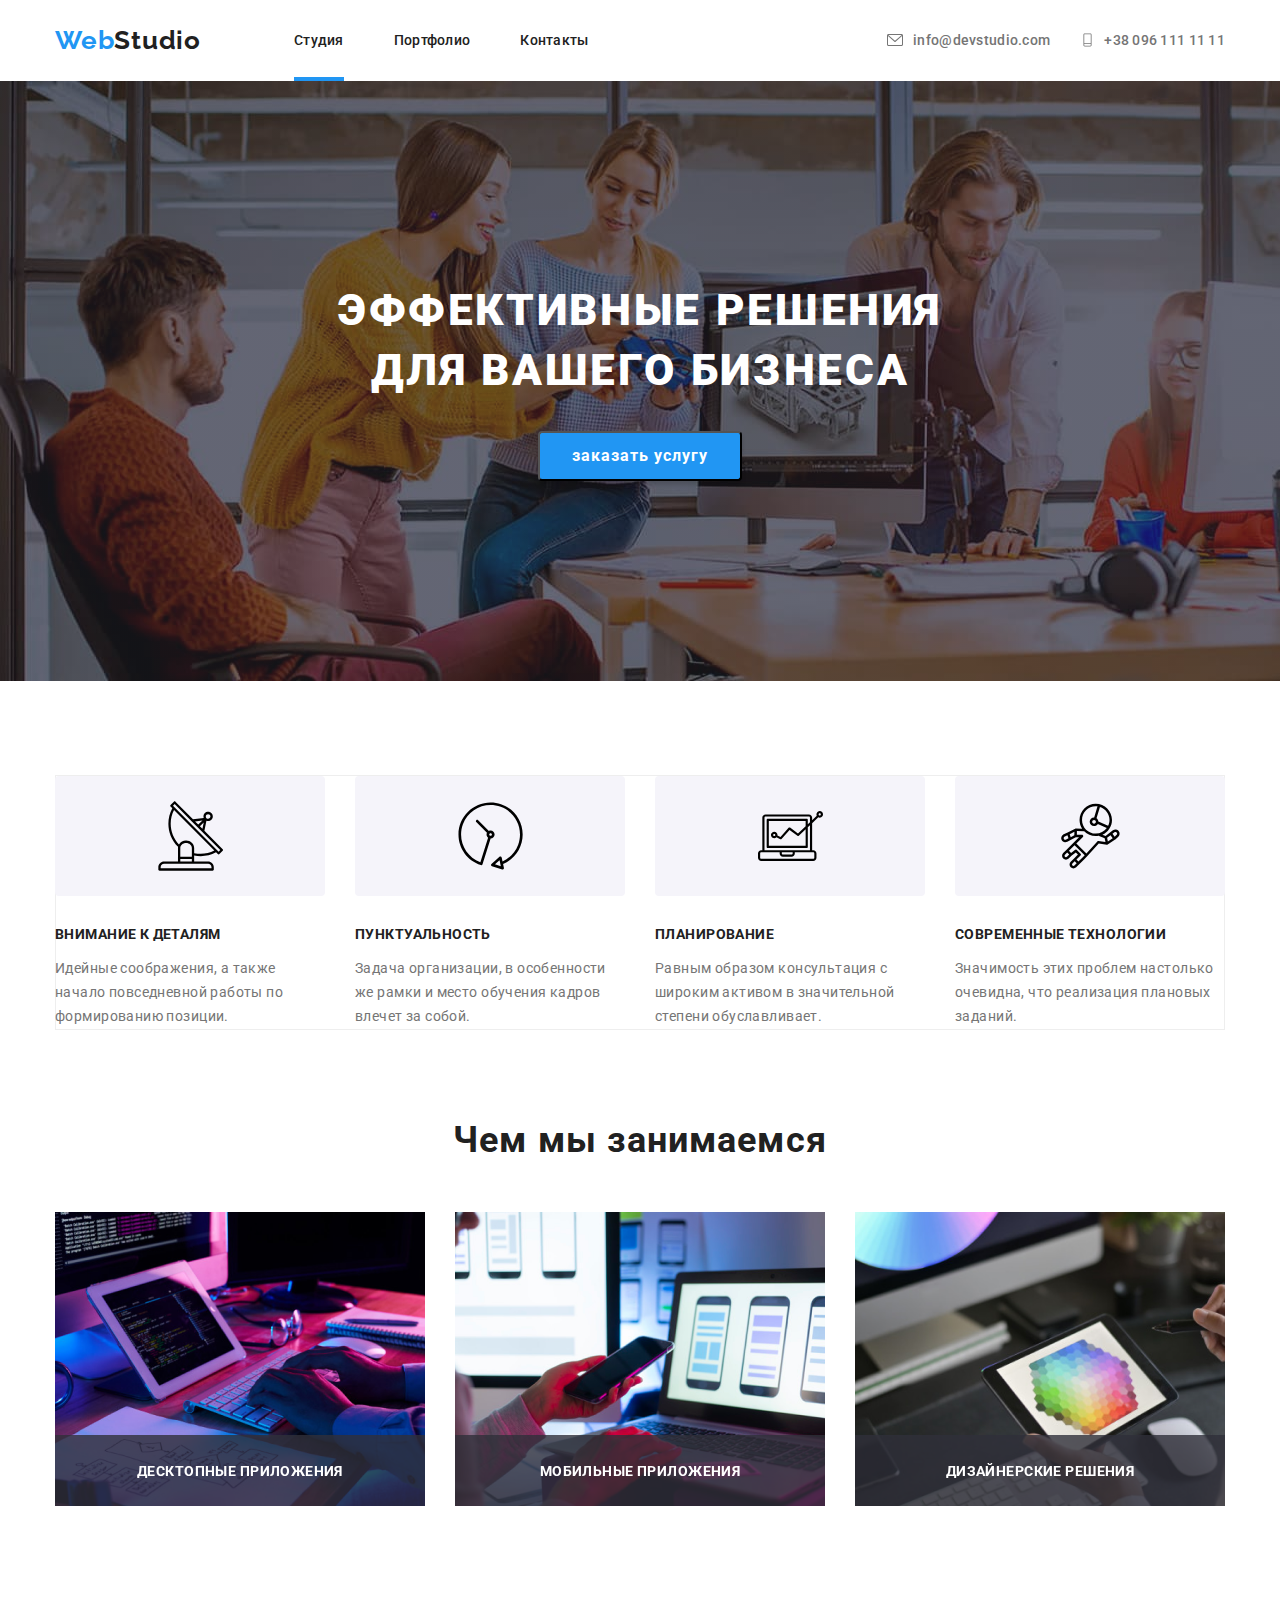
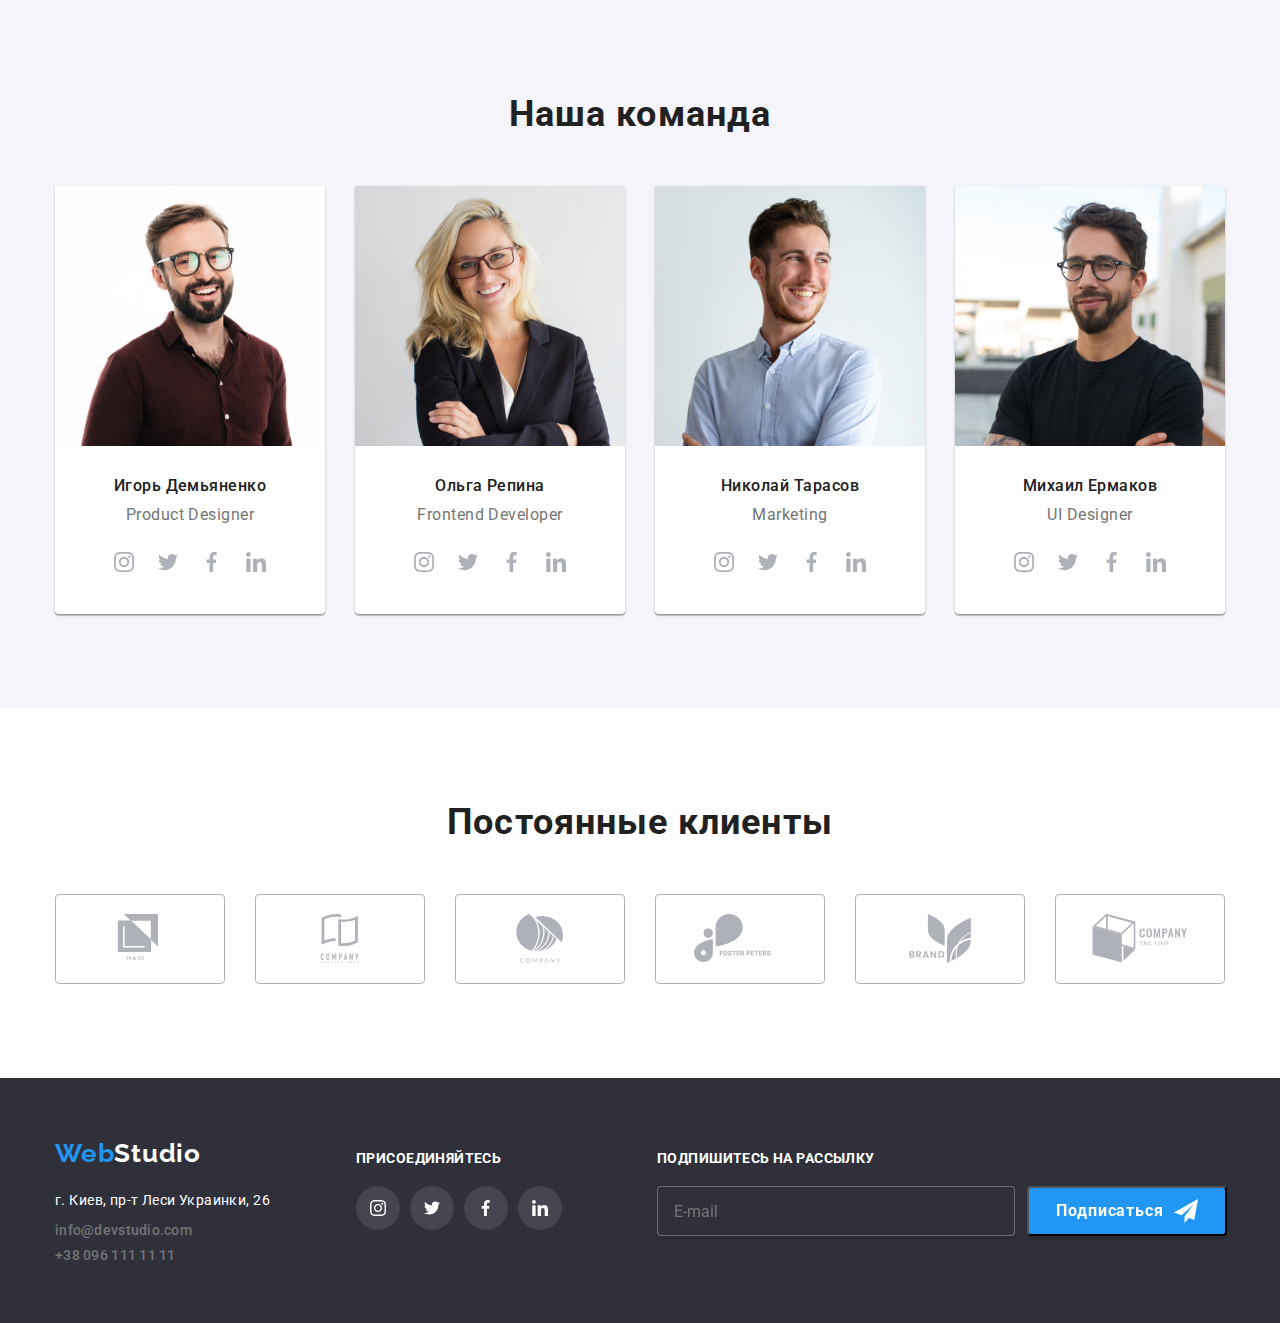
<file: index.html>
<!DOCTYPE html>
<html lang="ru">
<head>
    <meta charset="UTF-8">
    <meta name="viewport" content="width=device-width, initial-scale=1.0">
    <title>Document</title>
    <link rel="stylesheet" href="https://cdnjs.cloudflare.com/ajax/libs/modern-normalize/1.0.0/modern-normalize.min.css">
    <link rel="preconnect" href="https://fonts.gstatic.com">
<link rel="preconnect" href="https://fonts.gstatic.com">
<link href="https://fonts.googleapis.com/css2?family=Raleway:wght@700&family=Roboto:wght@400;500;700;900&display=swap"
  rel="stylesheet">
<link rel="stylesheet" href="./css/styles.css">
 
  </head>
<body>
  <header class="header">
    <div class="container">
    <nav class="nav"> 
      <a class="logo" href="/index.html" aria-label="логотип сайта"> <span class="logoweb"> Web</span><span class="logo-studio">Studio</span> 
    
    </a>

<ul class="navigation"> 
  <li class="navigation-item"> <a class="navigation-item-link"  href="/index.html" >Студия</a>
  <before class="header-line"></before>
  </li>

  <li class="navigation-item"> <a class="navigation-item-link"   href="/portfolio.html">Портфолио</a></li>

 <li class="navigation-item"> <a class="navigation-item-link"  href="#">Контакты</a></li>



</ul>
</nav>

<address class="adress">


<a class="address-link" href  ="info@devstudio.com"><svg class="adresssvg">
  <use href="/img/symbol-defs.svg#icon-envelopeconvert-hover"></use>
</svg>info@devstudio.com</a>
  </address>
<div class="telsvgitem">
 
  <a class="header-tell" href="tel:+38 096 111 11 11"><svg class="telsvg">
    <use href="/img/symbol-defs.svg#icon-tel"></use>
  </svg>+38 096 111 11 11</a>
  
</div>
  </div>
 </header>  
  <main>
<!--hero -->
<section class="hero-section">
  
  <div class="main-info">
  <h1 class="main-haiding">Эффективные решения для вашего бизнеса</h1>
  <button class="button" data-modal-open>заказать услугу</button>
  <div class="backdrop is-hidden"data-modal>
    <div class="modal">
      
     <form class="form-modal" autocomplete="off">
      <button class="cloze" data-modal-close><svg class="svgcloze">
          <use href="/img/symbol-defs.svg#icon-Vectorcloze"></use>
        </svg>
      </button>
       <p class="form-coment">Оставьте свои данные, мы вам перезвоним</p>
       <div class="form-field">
         <input type="text"
         class="form-input"
         name="name"
         id="name">
         
           
           <svg class="form-icon">
             <use href="/img/symbol-defs.svg#icon-person-black-18dp-1"></use>
           </svg>
           <label for="name" class="form-label">Имя</label>
         
       </div>
      <div class="form-field">
        <input type="tel" class="form-input" name="tel" id="tel">
        
          <svg class="form-icon">
            <use href="/img/symbol-defs.svg#icon-phone-black-18dp-1"></use>
          </svg>
        <label for="tel" class="form-label">Телефон</label>
      </div>
      <div class="form-field">
        <input type="email" class="form-input" name="email" id="email">
        
          <svg class="form-icon">
            <use href="/img/symbol-defs.svg#icon-email-black-18dp-1"></use>
          </svg>
        <label for="email" class="form-label">Почта</label>
      </div>
      <div class="form-field">
       <textarea name="coment" id="coment"  rows="10" class="text-area-form" placeholder="Введите текст"></textarea>
        <label for="coment" class="form-label">Коментарий</label>
      </div>
      <div class="checkbox-item">
      <input type="checkbox" name="policy" id="policy" class="input-checkbox">
      <label for="policy" class="form-label-check" > Соглашаюсь с рассылкой и принимаю <svg class="checkbox-svg">
        <use href="/img/symbol-defs.svg#icon-icon-check"></use>
      </svg> <a class="aform" href="#">Условия договора</a></label>
      </div>
<button class="form-button">Отправить</button>
     </form>

    </div>

  </div>
  </div>
  
</section>
<section class="section-requirements">
  <div class="container">
<ul class="list-of-requirements">
  
    <li class="list-of-requirements-item">
      <section class="listsvg">
        <svg class="list-item-svg">
          <use href="/img/symbol-defs.svg#icon-Vectorantena"></use>
        </svg>

      </section>
    
      <h3 class="base-tegs" >Внимание к деталям</h3>
  <p class="text-idea"> Идейные соображения, а также начало повседневной работы по формированию позиции.</p>
  </li>
 
  <li class="list-of-requirements-item">
    <section class="listsvg">
    <svg class="list-item-svg">
      <use href="/img/symbol-defs.svg#icon-Vectorchasiki"></use>
    </svg>
     
    </section>
    <h3 class="base-tegs">Пунктуальность</h3>
  <p class="text-idea"> Задача организации, в особенности же рамки и место обучения кадров влечет за собой.</p>
  </li>

  <li class="list-of-requirements-item">
    <section class="listsvg">
    <svg class="list-item-svg">
      <use href="/img/symbol-defs.svg#icon-Vectorcomp"></use>
    </svg>
    </section>
    <h3 class="base-tegs">Планирование</h3>
 <p class="text-idea"> Равным образом консультация с широким активом в значительной степени обуславливает.</p>
  </li>

  <li class="list-of-requirements-item">
    <section class="listsvg">
      <svg class="list-item-svg">
        <use href="/img/symbol-defs.svg#icon-Vectorcosmo"></use>
      </svg>
      </section>
    <h3 class="base-tegs">Современные технологии</h3>
<p class="text-idea"> Значимость этих проблем настолько очевидна, что реализация плановых заданий.</p>
  </li>
  
</ul>
</div>
</section>

<section class="section-profession">
  <div class="container">
 
<h2 class="work">Чем мы занимаемся</h2>

<ul class="img-set">
  <li class="img-work-set">
    <img class="img-work" src="/img/набор кода.png" alt="набор кода" width="370" height="294">
    <before class="code">ДЕСКТОПНЫЕ ПРИЛОЖЕНИЯ</before>
 </li>
 <li class="img-work-set">
   <img class="img-work" src="/img/подключение.png" alt="подключение сайта" width="370" height="294" >
  <before class="code">МОБИЛЬНЫЕ ПРИЛОЖЕНИЯ</before>
 </li>
 <li class="img-work-set"><img class="img-work" src="/img/дизайн.png" alt="дизайн стилизация" width="370" height="294">
  <before class="code">ДИЗАЙНЕРСКИЕ РЕШЕНИЯ</before>
</li>

</ul>
</div>


</section>


  
  <section class="comand">
    
    <div class="container">
      <h2 class="over-comand">Наша команда</h2>
<ul class="fotospec">
  <li class="fotospros"><img src="/img/demyanenko.jpg" alt="" width="270" height="260"> 
    <h3 class="name">Игорь Демьяненко</H3>
    <p class="profession">Product Designer</p>
    <ul class="social-list">
      <li >
        <a class="social-list-link" href="">
          <svg class="social-list-link-icon">
          <use href="/img/symbol-defs.svg#icon-instagram-2"></use>
        </svg></a>
      </li>
      <li >

      <a class="social-list-link" href="">
        <svg class="social-list-link-icon">
        <use href="/img/symbol-defs.svg#icon-Vectortvit"></use>
      </svg></a>
      </li>
      <li >
        <a class="social-list-link" href="">
          <svg class="social-list-link-icon">
          <use href="/img/symbol-defs.svg#icon-Vectorfaceb"></use>
        </svg></a>
      </li>
      <li >
      <a class="social-list-link" href="">
        <svg class="social-list-link-icon">
        <use href="/img/symbol-defs.svg#icon-linkedin-1"></use>
      </svg></a>
     </li>
    </ul>
   
  </li>
    <li class="fotospros"><img src="/img/repina.jpg" alt="" width="270" height="260">
<h3 class="name">Ольга Репина</h3>
<p class="profession">Frontend Developer</p>
<ul class="social-list">
  <li >
    <a class="social-list-link" href="">
      <svg class="social-list-link-icon">
        <use href="/img/symbol-defs.svg#icon-instagram-2"></use>
      </svg></a>
  </li>
  <li >

    <a class="social-list-link" href="">
      <svg class="social-list-link-icon">
        <use href="/img/symbol-defs.svg#icon-Vectortvit"></use>
      </svg></a>
  </li>
  <li >
    <a class="social-list-link" href="">
      <svg class="social-list-link-icon">
        <use href="/img/symbol-defs.svg#icon-Vectorfaceb"></use>
      </svg></a>
  </li>
  <li >
    <a class="social-list-link" href="">
      <svg class="social-list-link-icon">
        <use href="/img/symbol-defs.svg#icon-linkedin-1"></use>
      </svg></a>
  </li>
</ul>
    </li>
    <li class="fotospros"><img src="/img/tarasov.jpg" alt="" width="270" height="260"> 
      <h3 class="name">Николай Тарасов</h3>
      <p class="profession">Marketing</p>
      <ul class="social-list">
        <li>
          <a class="social-list-link" href="">
            <svg class="social-list-link-icon">
              <use href="/img/symbol-defs.svg#icon-instagram-2"></use>
            </svg></a>
        </li>
        <li >
      
          <a class="social-list-link" href="">
            <svg class="social-list-link-icon">
              <use href="/img/symbol-defs.svg#icon-Vectortvit"></use>
            </svg></a>
        </li>
        <li >
          <a class="social-list-link" href="">
            <svg class="social-list-link-icon">
              <use href="/img/symbol-defs.svg#icon-Vectorfaceb"></use>
            </svg></a>
        </li>
        <li >
          <a class="social-list-link" href="">
            <svg class="social-list-link-icon">
              <use href="/img/symbol-defs.svg#icon-linkedin-1"></use>
            </svg></a>
        </li>
      </ul>
   </li>
   <li class="fotospros"><img src="/img/yermakov.jpg" alt="" width="270" height="260">
    <h3 class="name">Михаил Ермаков</h3>
    <p class="profession">UI Designer</p>
    <ul class="social-list">
      <li >
        <a class="social-list-link" href="">
          <svg class="social-list-link-icon">
            <use href="/img/symbol-defs.svg#icon-instagram-2"></use>
          </svg></a>
      </li>
      <li >
    
        <a class="social-list-link" href="">
          <svg class="social-list-link-icon">
            <use href="/img/symbol-defs.svg#icon-Vectortvit"></use>
          </svg></a>
      </li>
      <li >
        <a class="social-list-link" href="">
          <svg class="social-list-link-icon">
            <use href="/img/symbol-defs.svg#icon-Vectorfaceb"></use>
          </svg></a>
      </li>
      <li >
        <a class="social-list-link" href="">
          <svg class="social-list-link-icon">
            <use href="/img/symbol-defs.svg#icon-linkedin-1"></use>
          </svg></a>
      </li>
    </ul>

   </li>
</ul>
</div>
</section>
<section class="clients">
  <div class="container">
    <h2 class="over-clients">Постоянные клиенты</h2>
    <ul class="clients-logos">
      
      <li class="clients-logos-area">
        <a class="clients-logos-area-label" href="">
        <svg class="clients-svg">
          <use href="/img/symbol-defs.svg#icon-logo-1"></use>
        </svg>
      </a>
     
      </li>
        <li class="clients-logos-area">
          <a class="clients-logos-area-label" href="">
            <svg class="clients-svg">
              <use href="/img/symbol-defs.svg#icon-logo-2"></use>
            </svg>
          </a>
        
        </li>
      <li class="clients-logos-area">
        <a class="clients-logos-area-label" href="">
          <svg class="clients-svg">
            <use href="/img/symbol-defs.svg#icon-logo-3"></use>
          </svg>
        </a>
      
      </li>
        <li class="clients-logos-area">
          <a class="clients-logos-area-label" href="">
            <svg class="clients-svg">
              <use href="/img/symbol-defs.svg#icon-logo-4"></use>
            </svg>
          </a>
        
        </li>
      <li class="clients-logos-area">
        <a class="clients-logos-area-label" href="">
          <svg class="clients-svg">
            <use href="/img/symbol-defs.svg#icon-logo-5"></use>
          </svg>
        </a>
      
      </li>
        <li class="clients-logos-area">
          <a class="clients-logos-area-label" href="">
            <svg class="clients-svg">
              <use href="/img/symbol-defs.svg#icon-logo-6"></use>
            </svg>
          </a>
        
        </li>
     

    </ul>

  </div>

</section>
</main>
<footer class="footer">
<div class="container">
  <ul class="footer-set">
    <li class="footer-section">
  <ul class="footer-items">
  <li class="footer-item"><a class="logo" href="/index.html" aria-label="логотип сайта"> <span class="logoweb"> Web</span><span class="logo-studio-footer">Studio</span> 
    
  </a>
  </li>
  <!--контакты-->
  
    <li class="footer-item">
     
       <p class="adress-kiyv">г. Киев, пр-т Леси Украинки, 26</p> 
      </li>
    <li class="footer-item">
      <a class="address-link" href  ="info@devstudio.com">info@devstudio.com</a>
    </li>
    <li class="footer-item">
      <a class="header-tell"  href="tel:+38 096 111 11 11">+38 096 111 11 11</a>
    </li>
  </ul>
  </li>
  <li class="footer-section">
  <ul class="footer-conect">
    <li class="footer-conect-main"><h3 class="footerh">ПРИСОЕДИНЯЙТЕСЬ</h3></li>
    <li class="footer-item-section">
      <ul class="social-list-set" >
        <li class="footer-social-list-item">
          <a class="footer-social-list-item-icon" href="">
            <svg class="footer-social-list-item-svg">
              <use href="/img/symbol-defs.svg#icon-instagram-2"></use>
            </svg>
          </a>
        </li>
        <li class="footer-social-list-item">
          <a class="footer-social-list-item-icon" href="">
            <svg class="footer-social-list-item-svg">
              <use href="/img/symbol-defs.svg#icon-Vectortvit"></use>
            </svg>
          </a>
        </li>
        <li class="footer-social-list-item">
          <a class="footer-social-list-item-icon" href="">
            <svg class="footer-social-list-item-svg">
              <use href="/img/symbol-defs.svg#icon-Vectorfaceb"></use>
            </svg>
          </a>
        </li>
        <li class="footer-social-list-item">
          <a class="footer-social-list-item-icon" href="">
            <svg class="footer-social-list-item-svg">
              <use href="/img/symbol-defs.svg#icon-linkedin-1"></use>
            </svg>
          </a>
        </li>


      </ul>
    </li>
    
  </ul>
  </li>
  <li class="footer-section">
    <h3 class="footerh">ПОДПИШИТЕСЬ НА РАССЫЛКУ</h3>
    
    <form class="form-footer" autocomplete="off">
    <div class="form-field-footer">
      <input type="email" class="form-footer-input" name="email" id="email" placeholder="E-mail">
      <button class="footer-button">Подписаться<svg class="footer-form-svg">
     <use href="/img/symbol-defs.svg#icon-icon-send"></use>
    </svg></button>
    </div>
    
    </form>
  </li>
  </ul>
</div>


  
  </footer>
  <script src="./js/modal.js"></script>
</body>
</html>
</file>
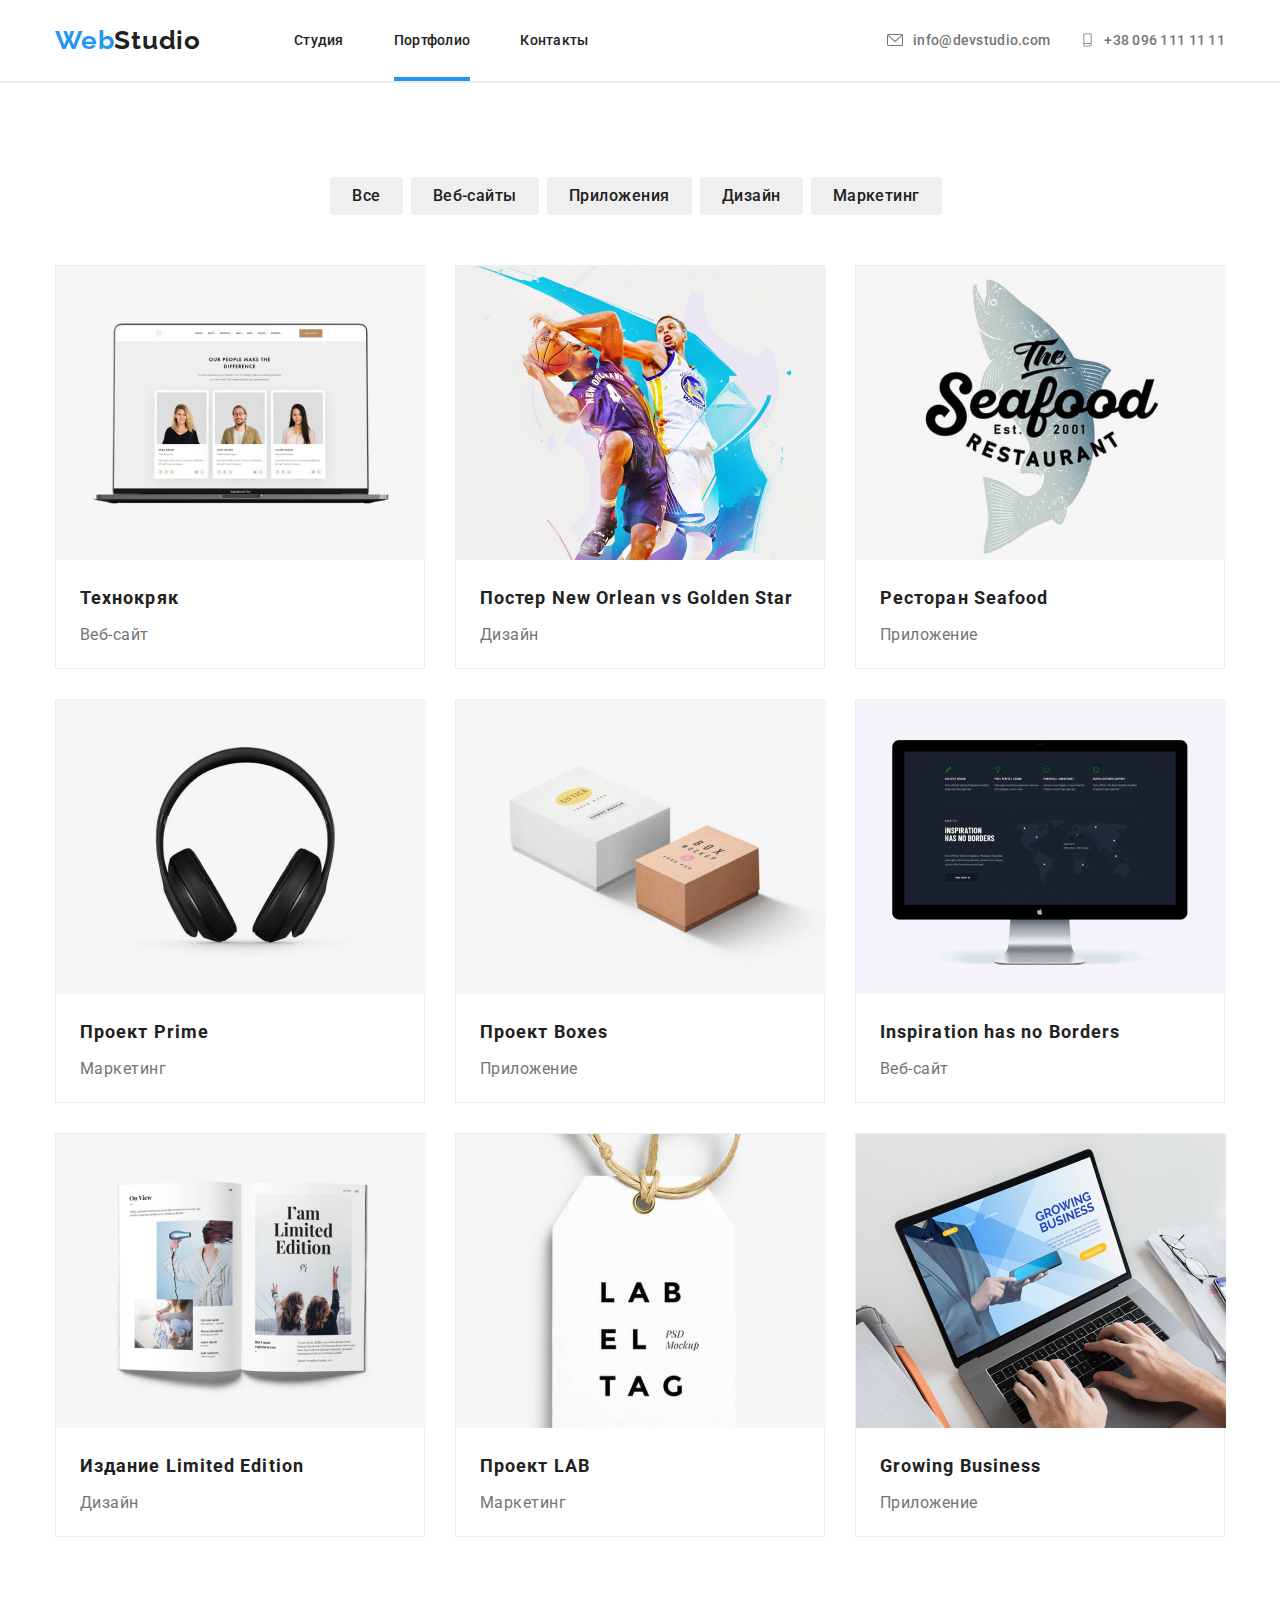
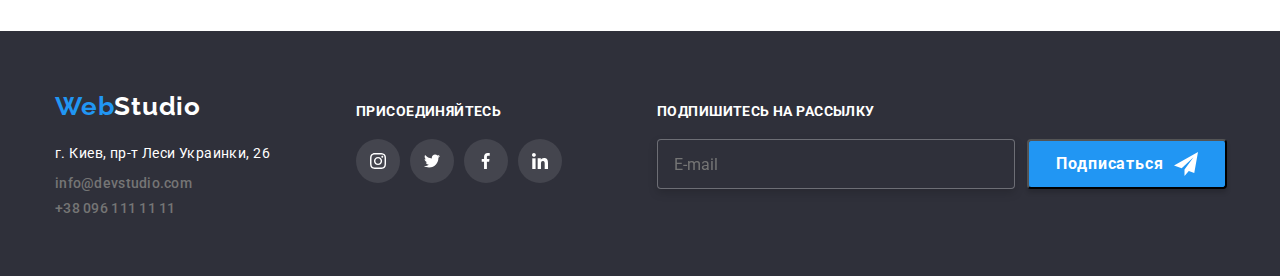
<file: portfolio.html>
<!DOCTYPE html>
<html lang="en">
<head>
    <meta charset="UTF-8">
    <meta name="viewport" content="width=device-width, initial-scale=1.0">
    <title>Document</title>
    <link rel="stylesheet" href="https://cdnjs.cloudflare.com/ajax/libs/modern-normalize/1.0.0/modern-normalize.min.css">
    <link rel="preconnect" href="https://fonts.gstatic.com">
    <link rel="preconnect" href="https://fonts.gstatic.com">
    <link href="https://fonts.googleapis.com/css2?family=Raleway:wght@700&family=Roboto:wght@400;500;700;900&display=swap"
      rel="stylesheet">
     <link rel="stylesheet" href="./css/styles.css">
</head>
<body>
    <header class="header">
      <div class="container">
        <nav class="nav"> 
          <a class="logo" href="/index.html" aria-label="логотип сайта"> <span class="logoweb"> Web</span><span class="logo-studio">Studio</span> 
         </a>
    
    <ul class="navigation"> 
      <li class="navigation-item">
         <a class="navigation-item-link"   href="/index.html" >Студия</a> </li>
    
      <li class="navigation-item">
         <a class="navigation-item-link"   href="/portfolio.html">Портфолио</a>
        <before class="header-line"></before>
        </li>
    
     <li class="navigation-item">
        <a class="navigation-item-link" href="#">Контакты</a></li>
     </ul>
    </nav>
    
    <address class="adress">
   
    <a class="address-link"  href  ="info@devstudio.com"><svg class="adresssvg">
      <use href="/img/symbol-defs.svg#icon-envelopeconvert-hover"></use>
    </svg>info@devstudio.com</a>
    
    
  </address>

<div class="telsvgitem">
  
    <a class="header-tell"  href="tel:+38 096 111 11 11"><svg class="telsvg">
      <use href="/img/symbol-defs.svg#icon-tel"></use>
    </svg>+38 096 111 11 11</a>
    </div>
  </div>
    
     </header> 
     
     <main>
       <div class="hr"></div>
      
         <!--hero-portfolio-->
         <section class="main-portfolio">
           <div class="container">
           
           
          <ul class="buttons">
            <li >
              <button class="nav-portfolio-item">Все</button>
            </li>
            <li >
             <button class="nav-portfolio-item">Веб-сайты</button>
           </li>
             <li >
               <button class="nav-portfolio-item">Приложения</button>
             </li>
             <li >
               <button class="nav-portfolio-item">Дизайн</button>
             </li>
             <li >
               <button class="nav-portfolio-item">Маркетинг</button> 
             </li>
            </ul>
           
            <div class="projects">
            
              <a class="projects-item-link" href="#">
              
                  
                   <div class="projects-item-div">  
                     <div class="area-img">            
                    
                      <img src="/img/технокряк.png">
                    
                     <div class="overlay">
                       <p class="overlay-text">Санек бахни пивка</p>
                     </div>
                    </div>
                    <div class="projects-item-text">
                     <h3 class="example-item">Технокряк</h3>
                     <p class="coment-item">Веб-сайт</p>
                    
                    </div>
                    </div>
                    </a>
                    <a class="projects-item-link" href="#">
                 
                
                
                   <div class="projects-item-div">
                    <div class="area-img">
                      <img src="/img/постер-баскетбол.png">
                    <div class="overlay">
                      <p class="overlay-text">Технокряк это современная площадка распространения коронавируса. Компании используют эту
                        платформу для цифрового
                        шпионажа и атак на защищённые сервера конкурентов.</p>
                    </div>
                    </div>
                     <div class="projects-item-text">
                     <h3 class="example-item">Постер New Orlean vs Golden Star</h3>
                     <p class="coment-item">Дизайн</p>
                    </div>
                    </div>
                </a>
                <a class="projects-item-link" href="#">
                  <div class="projects-item-div">
                    <div class="area-img">
                      <img src="/img/ресторан.png">
                    <div class="overlay">
                      <p class="overlay-text">Технокряк это современная площадка распространения коронавируса. Компании используют эту
                        платформу для цифрового
                        шпионажа и атак на защищённые сервера конкурентов.</p>
                    </div>
                    </div>
                    <div class="projects-item-text">
                     <h3 class="example-item">Ресторан Seafood</h3>
                     <p class="coment-item">Приложение</p> 
                    </div>
                    </div>
                </a>
                <a class="projects-item-link" href="#">
                  <div class="projects-item-div">
                    <div class="area-img">
                  <img src="/img/проэкт-наушники.png">
                <div class="overlay">
                  <p class="overlay-text">Технокряк это современная площадка распространения коронавируса. Компании используют эту
                    платформу для цифрового
                    шпионажа и атак на защищённые сервера конкурентов.</p>
                </div>
                </div>
                <div class="projects-item-text">
                 <h3 class="example-item">Проект Prime</h3>
                 <p class="coment-item">Маркетинг</p>
                </div>
                </div>
                </a>
                <a class="projects-item-link" href="#">
                  <div class="projects-item-div">
                    <div class="area-img">
                    <img src="/img/проэкт-коробки.png">
                    <div class="overlay">
                      <p class="overlay-text">Технокряк это современная площадка распространения коронавируса. Компании используют эту
                        платформу для цифрового
                        шпионажа и атак на защищённые сервера конкурентов.</p>
                    </div>
                    </div>
                    <div class="projects-item-text">
                    <h3 class="example-item">Проект Boxes</h3>
                    <p class="coment-item">Приложение</p>
                    </div>
                    </div>
                </a>
                <a class="projects-item-link" href="#">
                  <div class="projects-item-div">
                    <div class="area-img">
                    <img src="/img/inspiration-вєб-сайт.png">
                    <div class="overlay">
                      <p class="overlay-text">Технокряк это современная площадка распространения коронавируса. Компании используют эту
                        платформу для цифрового
                        шпионажа и атак на защищённые сервера конкурентов.</p>
                    </div>
                    </div>
                    <div class="projects-item-text">
                    <h3 class="example-item">Inspiration has no Borders</h3>
                    <p class="coment-item">Веб-сайт</p>
                    </div>
                    </div>
                </a>
                <a class="projects-item-link" href="#">
                  <div class="projects-item-div">
                    <div class="area-img">
                     <img src="/img/издание.png">
                    <div class="overlay">
                      <p class="overlay-text">Технокряк это современная площадка распространения коронавируса. Компании используют эту
                        платформу для цифрового
                        шпионажа и атак на защищённые сервера конкурентов.</p>
                    </div>
                    </div>
                    <div class="projects-item-text">
                    <h3 class="example-item">Издание Limited Edition</h3>
                    <p class="coment-item">Дизайн</p>
                    </div>
                    </div>
                </a>
                <a class="projects-item-link" href="#">
                  <div class="projects-item-div">
                    <div class="area-img">
                    <img src="/img/проєкт-лаб.png">
                    <div class="overlay">
                      <p class="overlay-text">Технокряк это современная площадка распространения коронавируса. Компании используют эту
                        платформу для цифрового
                        шпионажа и атак на защищённые сервера конкурентов.</p>
                    </div>
                    </div>
                    <div class="projects-item-text">
                    <h3 class="example-item">Проект LAB</h3>
                    <p class="coment-item">Маркетинг</p>
                    </div>
                    </div>
                </a>
                <a class="projects-item-link" href="#">
                  <div class="projects-item-div">
                    <div class="area-img">
                     <img src="/img/расти-бизнес.png"> 
                    <div class="overlay">
                      <p class="overlay-text">Технокряк это современная площадка распространения коронавируса. Компании используют эту
                        платформу для цифрового
                        шпионажа и атак на защищённые сервера конкурентов.</p>
                    </div>
                    </div>
                    <div class="projects-item-text">
                    <h3 class="example-item">Growing Business</h3>
                    <p class="coment-item">Приложение</p>
                    </div>
                    </div>
                </a>

              </div>
            </div>
         </section>

     </main>
  <footer class="footer">
    <div class="container">
      <ul class="footer-set">
        <li class="footer-section">
          <ul class="footer-items">
            <li class="footer-item"><a class="logo" href="/index.html" aria-label="логотип сайта"> <span class="logoweb">
                  Web</span><span class="logo-studio-footer">Studio</span>
  
              </a>
            </li>
            <!--контакты-->
  
            <li class="footer-item">
  
              <p class="adress-kiyv">г. Киев, пр-т Леси Украинки, 26</p>
            </li>
            <li class="footer-item">
              <a class="address-link" href="info@devstudio.com">info@devstudio.com</a>
            </li>
            <li class="footer-item">
              <a class="header-tell" href="tel:+38 096 111 11 11">+38 096 111 11 11</a>
            </li>
          </ul>
        </li>
        <li class="footer-section">
          <ul class="footer-conect">
            <li class="footer-conect-main">
              <h3 class="footerh">ПРИСОЕДИНЯЙТЕСЬ</h3>
            </li>
            <li class="footer-item-section">
              <ul class="social-list-set">
                <li class="footer-social-list-item">
                  <a class="footer-social-list-item-icon" href="">
                    <svg class="footer-social-list-item-svg">
                      <use href="/img/symbol-defs.svg#icon-instagram-2"></use>
                    </svg>
                  </a>
                </li>
                <li class="footer-social-list-item">
                  <a class="footer-social-list-item-icon" href="">
                    <svg class="footer-social-list-item-svg">
                      <use href="/img/symbol-defs.svg#icon-Vectortvit"></use>
                    </svg>
                  </a>
                </li>
                <li class="footer-social-list-item">
                  <a class="footer-social-list-item-icon" href="">
                    <svg class="footer-social-list-item-svg">
                      <use href="/img/symbol-defs.svg#icon-Vectorfaceb"></use>
                    </svg>
                  </a>
                </li>
                <li class="footer-social-list-item">
                  <a class="footer-social-list-item-icon" href="">
                    <svg class="footer-social-list-item-svg">
                      <use href="/img/symbol-defs.svg#icon-linkedin-1"></use>
                    </svg>
                  </a>
                </li>
  
  
              </ul>
            </li>
  
          </ul>
        </li>
        <li class="footer-section">
          <h3 class="footerh">ПОДПИШИТЕСЬ НА РАССЫЛКУ</h3>
  
          <form class="form-footer" autocomplete="off">
            <div class="form-field-footer">
              <input type="email" class="form-footer-input" name="email" id="email" placeholder="E-mail">
              <button class="footer-button">Подписаться<svg class="footer-form-svg">
                  <use href="/img/symbol-defs.svg#icon-icon-send"></use>
                </svg></button>
            </div>
            
            </form>
            </li>
            </ul>
            </div>
  
  
  </footer>
</body>
</html>
</file>
<file: css/styles.css>
a {
  text-decoration: none;
}
:active,
:hover,
:focus {
  outline: 0;
  outline-offset: 0;
}
textarea {
  resize: none;
}
.navigation-item-link {
  font-family: 'Roboto', sans-serif;
  font-weight: 500;
  font-size: 14px;
  line-height: 1.142;
  letter-spacing: 0.02em;
  color: #212121;
  transition-property: color, transform;
  transition-duration: 250ms;
  transition-timing-function: cubic-bezier(0.4, 0, 0.2, 1);
}
.navigation-item {
  position: relative;
}
.header-line {
  position: absolute;
  content: '';
  display: flex;
  width: 100%;
  height: 4px;
  background-color: #2196f3;
  top: 250%;
}
html {
  box-sizing: border-box;
}
*,
*::before,
*::after {
  box-sizing: inherit;
}

ul {
  list-style: none;
}

.address-link {
  display: flex;
  font-family: 'Roboto', sans-serif;
  font-weight: 500;
  font-size: 14px;
  line-height: 1.142;
  letter-spacing: 0.02em;
  color: #757575;
  transition-property: color, transform;
  transition-duration: 250ms;
  transition-timing-function: cubic-bezier(0.4, 0, 0.2, 1);
}

/* =====header====== */
.header {
  display: flex;
  align-items: center;
  justify-content: center;

  margin: auto;
}

.header {
  padding-top: 25px;
  padding-bottom: 25px;
  background: #ffffff;
}
.nav {
  display: flex;
  align-items: center;
  justify-content: flex-start;
}
.header .container {
  display: flex;
  align-items: center;
}
.container {
  width: 1200px;
  padding-left: 15px;
  padding-right: 15px;
  margin: 0 auto;
}

.navigation {
  display: flex;
  align-items: center;
}
.header .logo {
  margin-right: 93px;
}
.navigation-item:not(:last-child) {
  margin-right: 50px;
}
.adresssvg {
  display: block;
  width: 16px;
  height: 16px;
  fill: rgba(117, 117, 117, 1);
  margin-right: 10px;
  transition-property: fill, transform;
  transition-duration: 250ms;
  transition-timing-function: cubic-bezier(0.4, 0, 0.2, 1);
}
.adresssvg :hover,
.adresssvg :focus {
  fill: #2196f3;
}
.address-link:focus .adresssvg {
  fill: #2196f3;
}
.address-link:hover .adresssvg {
  fill: #2196f3;
}
.adress {
  display: flex;
  margin-left: auto;
  align-items: center;
}
.telsvg-before {
  content: '';
}
.header .address-link {
  display: flex;
  align-items: center;
}
.header-tell {
  display: flex;
  align-items: center;
  flex-wrap: nowrap;
  font-family: 'Roboto', sans-serif;
  font-weight: 500;
  font-size: 14px;
  line-height: 1.142;
  letter-spacing: 0.02em;
  color: #757575;
  transition-property: color, transform;
  transition-duration: 250ms;
  transition-timing-function: cubic-bezier(0.4, 0, 0.2, 1);
}
.telsvgitem {
  display: flex;
  align-items: center;
  justify-content: center;
  margin-left: 31px;
  align-items: center;
}
.header-tell:hover .telsvg {
  fill: #2196f3;
}
.header-tell:focus .telsvg {
  fill: #2196f3;
}
.telsvg {
  display: flex;
  width: 13px;
  height: 26px;
  fill: #757575;
  margin-right: 10px;
  transition-property: fill, transform;
  transition-duration: 250ms;
  transition-timing-function: cubic-bezier(0.4, 0, 0.2, 1);
}

.telsvg:hover,
.telsvg:focus {
  fill: #2196f3;
}
.navigation-item :hover,
.navigation-item :focus,
.address-link:hover,
.address-link:focus,
.header-tell:hover,
.header-tell:focus {
  color: #2196f3;
}

.adress {
  font-style: normal;
}
.header .header-tell {
  font-style: normal;

  margin-left: auto;
}
.logoweb {
  color: #2196f3;
}
.logo-studio {
  color: #212121;
}
.logo {
  font-family: 'Raleway', sans-serif;
  font-style: normal;
  font-weight: bold;
  font-size: 26px;
  line-height: 1.192;
  /* identical to box height */

  letter-spacing: 0.03em;
}
.hero-section {
  padding-top: 200px;
  padding-bottom: 200px;
  background: #2f303a;
  background-image: linear-gradient(
      rgba(47, 48, 58, 0.4),
      rgba(47, 48, 58, 0.4)
    ),
    url(../img/Img-background\ —\ копия.jpg);
  background-repeat: no-repeat;
  background-size: cover;
}
.main-haiding {
  font-family: 'Roboto', sans-serif;
  font-style: normal;
  font-weight: 900;
  font-size: 44px;
  line-height: 1.363;
  /* or 136% */

  text-align: center;
  letter-spacing: 0.06em;
  text-transform: uppercase;

  color: #ffffff;

  align-items: center;
  justify-content: center;
}
.button {
  font-family: 'Roboto', sans-serif;
  font-style: normal;
  font-weight: bold;
  font-size: 16px;
  line-height: 1.875;
  /* identical to box height, or 187% */

  display: flex;
  align-items: center;
  text-align: center;
  letter-spacing: 0.06em;

  color: #ffffff;
  background: #2196f3;
  box-shadow: 0px 4px 4px rgba(0, 0, 0, 0.15);
  border-radius: 4px;
  cursor: pointer;
  min-width: 200px;
  height: 50px;
  padding: 10px 32px;
  margin-top: 30px;
}
.main-info {
  display: flex;
  align-items: center;
  text-align: center;
  flex-wrap: wrap;
  flex-direction: column;
  justify-content: center;
  width: 726px;
  padding-left: 15px;
  padding-right: 15px;

  margin: 0 auto;
}
.cloze {
  position: absolute;
  position: relative;

  top: 8px;
  left: 240px;
  width: 30px;
  height: 30px;
  border-radius: 50%;
  background: #ffffff;
  border: 1px solid rgba(0, 0, 0, 0.1);
}
.cloze:hover,
.cloze:focus {
  fill: #2196f3;
  transition-duration: 250ms;
  transition-timing-function: cubic-bezier(0.4, 0, 0.2, 1);
}

.svgcloze {
  position: absolute;
  top: 50%;
  left: 50%;
  transform: translate(-50%, -50%);
  width: 11px;
  height: 11px;
}
.backdrop.is-hidden {
  opacity: 0;
  pointer-events: none;
}
.backdrop {
  position: fixed;

  top: 0;
  left: 0;
  width: 100%;
  height: 100%;
  background: rgba(0, 0, 0, 0.2);
}
.modal {
  position: absolute;
  position: relative;
  width: 528px;
  height: 581px;
  background: #ffffff;
  box-shadow: 0px 1px 3px rgba(0, 0, 0, 0.12), 0px 1px 1px rgba(0, 0, 0, 0.14),
    0px 2px 1px rgba(0, 0, 0, 0.2);
  border-radius: 4px;
  top: 50%;
  left: 50%;
  transform: translate(-50%, -50%);
  transition: 250ms cubic-bezier(0.4, 0, 0.2, 1);
}
.form-modal {
  width: 528px;
}
.form-input {
  width: 448px;
  height: 40px;
  padding: 12px 42px;
  border: 1px solid rgba(33, 33, 33, 0.2);
  box-sizing: border-box;
  border-radius: 4px;
}

.form-input:focus ~ .form-icon {
  fill: #2196f3;
}
.form-input:focus {
  border-color: #2196f3;
  transition-duration: 250ms;
  transition-timing-function: cubic-bezier(0.4, 0, 0.2, 1);
}
.text-area-form {
  padding: 12px 16px;
  width: 448px;
  height: 120px;
  border: 1px solid rgba(33, 33, 33, 0.2);
  box-sizing: border-box;
  border-radius: 4px;
  transition-duration: 250ms;
  transition-timing-function: cubic-bezier(0.4, 0, 0.2, 1);
}
.text-area-form::placeholder {
  font-family: Roboto;
  font-style: normal;
  font-weight: normal;
  font-size: 12px;
  line-height: 14px;
  letter-spacing: 0.01em;

  color: rgba(117, 117, 117, 0.5);
}
.text-area-form:focus {
  border-color: #2196f3;
}
.form-field {
  position: relative;
  margin-top: 28px;
}
.form-icon {
  display: block;
  position: absolute;
  width: 18px;
  height: 18px;
  left: 55px;
  top: 50%;
  transform: translateY(-50%);
  fill: rgba(33, 33, 33, 1);
  transition-duration: 250ms;
  transition-timing-function: cubic-bezier(0.4, 0, 0.2, 1);
}

.form-label {
  position: absolute;
  left: 40px;
  top: -18px;
  font-family: 'Roboto', sans-serif;
  font-style: normal;
  font-weight: normal;
  font-size: 12px;
  line-height: 1, 166;

  letter-spacing: 0.01em;

  color: #757575;
}
.form-label-check {
  display: block;
  position: absolute;

  left: 77px;
  top: 0;
  font-family: 'Roboto', sans-serif;
  font-style: normal;
  font-weight: normal;
  font-size: 14px;
  line-height: 1.714;

  letter-spacing: 0.01em;

  color: #757575;
}
.input-checkbox {
  position: absolute;

  left: 55px;
  top: 6px;
  overflow: hidden;
}
.checkbox-svg {
  position: absolute;
  width: 16px;
  height: 15px;
  background-color: white;
  left: -25px;
  top: 4px;
  outline: 1px solid black;
  transition-duration: 250ms;
  transition-timing-function: cubic-bezier(0.4, 0, 0.2, 1);
}
.input-checkbox {
  -webkit-appearance-: none;
  -moz-appearance: none;
}
.input-checkbox:checked + .form-label-check {
  color: #2196f3;
}
.input-checkbox:checked + .form-label-check .checkbox-svg {
  background-color: #2196f3;
  outline: 1px solid #2196f3;
}

.checkbox-item {
  position: relative;
  margin-top: 20px;
}
.aform {
  text-decoration: underline;
  color: #2196f3;
}
.form-button {
  width: 200px;
  height: 50px;
  background: #188ce8;
  box-shadow: 0px 4px 4px rgba(0, 0, 0, 0.15);
  border-radius: 4px;
  font-family: 'Roboto', sans-serif;
  font-style: normal;
  font-weight: bold;
  font-size: 16px;
  line-height: 1.875;
  /* identical to box height, or 187% */

  letter-spacing: 0.06em;

  color: #ffffff;
  margin-top: 50px;
}
.form-coment {
  font-family: 'Roboto', sans-serif;
  font-style: normal;
  font-weight: bold;
  font-size: 20px;
  line-height: 1, 15;
  text-align: center;
  letter-spacing: 0.03em;
  color: rgba(33, 33, 33, 1);
  margin-top: 10px;
}
.listsvg {
  width: 65px;
  height: 70px;
  display: flex;
  justify-content: center;
  align-items: center;
}
.section-requirements {
  height: 251px;

  margin-top: 94px;

  display: flex;
  justify-content: center;
}
.listsvg {
  height: 120px;
  width: 270px;
  background-color: rgba(245, 244, 250, 1);
  border-radius: 4px;
}
.list-item-svg {
  width: 65px;
  height: 70px;
  transition-property: fill, transform;
  transition-duration: 250ms;
  transition-timing-function: cubic-bezier(0.4, 0, 0.2, 1);
}

.list-item-svg :hover,
.list-item-svg:focus {
  fill: #2196f3;
}

.list-of-requirements {
  display: flex;
  align-items: center;

  justify-content: center;
  flex-direction: row;

  border: 1px solid rgba(238, 238, 238, 1);
}
.base-tegs {
  padding-top: 30px;
  display: flex;
  align-items: center;
  justify-content: start;
  font-family: 'Roboto', sans-serif;
  font-style: normal;
  font-weight: bold;
  font-size: 14px;
  line-height: 16px;
  letter-spacing: 0.03em;
  text-transform: uppercase;
  padding-bottom: 15px;

  color: #212121;
}
.list-of-requirements-item:not(:last-child) {
  margin-right: 30px;
}
.text-idea {
  font-family: 'Roboto', sans-serif;
  font-style: normal;
  font-weight: normal;
  font-size: 14px;
  line-height: 1.714;
  /* or 171% */

  letter-spacing: 0.03em;

  color: #757575;
}
.img-work-set {
  position: relative;
}
.section-profession {
  display: flex;
  align-items: center;
  justify-content: space-between;
  flex-direction: centerolumn;

  height: 386px;
  margin-bottom: 94px;
  margin-top: 94px;
}
.code {
  display: flex;
  align-items: center;
  justify-content: center;
  position: absolute;
  content: '';
  font-family: Roboto;
  font-style: normal;
  font-weight: bold;
  font-size: 14px;
  line-height: 1.142;
  text-align: center;
  letter-spacing: 0.03em;
  color: #ffffff;
  background: rgba(47, 48, 58, 0.8);
  width: 100%;
  top: 76%;
  bottom: 0;

  transform: translate(0, -50);
}
.work {
  font-family: 'Roboto', sans-serif;
  font-style: normal;
  font-weight: bold;
  font-size: 36px;
  line-height: 1.166;
  text-align: center;
  letter-spacing: 0.03em;

  padding-bottom: 50px;

  display: flex;
  justify-content: center;

  align-items: center;

  color: #212121;
}

.img-work {
  width: 370px;
  height: 294px;
  display: flex;
  align-items: center;
}

.img-set {
  display: flex;
  align-items: center;
  justify-content: center;
}

.img-work {
  display: flex;
  align-items: center;
  justify-content: center;
}
.img-work-set:not(:last-child) {
  margin-right: 30px;
}

.over-comand {
  font-family: 'Roboto', sans-serif;
  font-style: normal;
  font-weight: bold;
  font-size: 36px;
  line-height: 1.166;
  text-align: center;
  letter-spacing: 0.03em;
  display: flex;
  align-items: center;
  justify-content: center;
  margin-bottom: 50px;

  color: #212121;
}
.comand {
  display: flex;
  align-items: center;
  justify-content: center;
  flex-direction: column;
  padding-top: 94px;
  padding-bottom: 94px;

  background: rgba(245, 244, 250, 1);

  height: 708px;
  left: 0px;
  top: 1449px;
  border-radius: 0px;
}

.fotospec {
  display: flex;
  align-items: center;
  justify-content: center;
}
.fotospros {
  background-color: rgba(255, 255, 255, 1);
  display: flex;
  justify-content: center;
  flex-direction: column;
  align-items: center;
  outline: rgba(255, 255, 255, 1);
  box-shadow: 0px 1px 3px rgba(0, 0, 0, 0.12), 0px 1px 1px rgba(0, 0, 0, 0.14),
    0px 2px 1px rgba(0, 0, 0, 0.2);
  border-radius: 0px 0px 4px 4px;
  padding-bottom: 30px;
}
.social-list {
  display: flex;
  justify-content: center;
  align-items: center;

  padding-top: 16px;
}
.fotospros:not(:last-child) {
  margin-right: 30px;
}
.name {
  font-family: 'Roboto', sans-serif;
  font-style: normal;
  font-weight: 500;
  font-size: 16px;
  line-height: 1.187;
  /* identical to box height */

  text-align: center;
  letter-spacing: 0.03em;

  color: #212121;
  padding-top: 30px;
}
.profession {
  font-family: 'Roboto', sans-serif;
  font-style: normal;
  font-weight: normal;
  font-size: 16px;
  line-height: 1.187;
  /* identical to box height */

  text-align: center;
  letter-spacing: 0.03em;

  color: #757575;
  padding-top: 10px;
}
.social-list-link {
  display: flex;
  justify-content: center;
  align-items: center;
  width: 44px;
  height: 44px;
  display: flex;
  background: #ffffff;
  border-radius: 50%;
  transition-property: background, transform;
  transition-duration: 250ms;
  transition-timing-function: cubic-bezier(0.4, 0, 0.2, 1);
}
.social-list-link:hover,
.social-list-link:focus {
  background: #2196f3;
}
.social-list-link:hover .social-list-link-icon,
.social-list-link:focus .social-list-link-icon {
  fill: #ffffff;
}

.social-list-link-icon {
  width: 20px;
  height: 20px;
  fill: #afb1b8;
  transition-property: fill, transform;
  transition-duration: 250ms;
  transition-timing-function: cubic-bezier(0.4, 0, 0.2, 1);
}
.clients {
  height: 370px;
  display: flex;
  align-items: center;
  justify-content: center;
  flex-direction: column;
  padding-top: 94px;
  padding-bottom: 94px;
}
.over-clients {
  font-family: Roboto;
  font-style: normal;
  font-weight: bold;
  font-size: 36px;
  line-height: 1.166;
  text-align: center;
  letter-spacing: 0.03em;

  color: #212121;
}
.clients-logos {
  display: flex;
  margin-top: 50px;
}
.clients-logos-area {
  width: 170px;
  height: 90px;
  display: flex;
}
.clients-logos-area:not(:last-child) {
  margin-right: 30px;
}

.clients-svg {
  display: flex;
  align-items: center;
  justify-content: center;
  width: auto;
  height: 49px;
  fill: #afb1b8;
  transition-property: fill, transform;
  transition-duration: 250ms;
  transition-timing-function: cubic-bezier(0.4, 0, 0.2, 1);
}
.clients-logos-area-label:hover,
.clients-logos-area-label:focus {
  fill: #2196f3;
}
.clients-logos-area-label:hover .clients-svg,
.clients-logos-area-label:focus .clients-svg {
  fill: #2196f3;
}
.clients-logos-area-label {
  border: 1px solid #afb1b8;
  box-sizing: border-box;
  border-radius: 4px;
  width: 170px;
  height: 90px;
  display: flex;
  align-items: center;
  justify-content: center;
  transition-property: fill, transform;
  transition-duration: 250ms;
  transition-timing-function: cubic-bezier(0.4, 0, 0.2, 1);
}
.clients-logos-area-label:hover,
.clients-logos-area-label:focus {
  border: 1px solid #2196f3;
}
.footer-conect {
  display: flex;
  align-items: flex-start;
  flex-direction: column;
}
.social-list-set {
  display: flex;
  align-items: center;
}
.footer-item-section {
  display: flex;
  align-items: center;
  margin-top: 20px;
}

.footer-social-list-item-icon {
  display: flex;
  width: 44px;
  height: 44px;
  border-radius: 50%;
  background: rgba(255, 255, 255, 0.1);
  align-items: center;
  justify-content: center;
  transition-property: background, transform;
  transition-duration: 250ms;
  transition-timing-function: cubic-bezier(0.4, 0, 0.2, 1);
}

.footer-social-list-item-icon:hover,
.footer-social-list-item-icon:focus {
  background: #2196f3;
}
.footer-social-list-item:not(:last-child) {
  margin-right: 10px;
}
.footer-social-list-item {
  border-radius: 50%;
}
.footer-social-list-item-svg {
  display: flex;
  height: 16px;
  align-items: center;
  justify-content: center;
  fill: white;
}
.footer-set {
  display: flex;
}
.footerh {
  font-family: 'Roboto', sans-serif;
  font-style: normal;
  font-weight: bold;
  font-size: 14px;
  line-height: 1, 14;
  letter-spacing: 0.03em;
  text-transform: uppercase;
  margin-top: 12px;
  color: #ffffff;
}
.footer-section {
  width: 231px;
  display: flex;
  flex-direction: column;
}
.footer-section:not(:first-child) {
  margin-left: 70px;
}

.footer {
  padding-top: 60px;
  padding-bottom: 60px;

  background: #2f303a;
}
.footer .container {
  display: flex;
}

.logo-studio-footer {
  color: white;
}
.adress-kiyv {
  padding-top: 20px;
}
.footer .address-link {
  padding-top: 9px;
}
.footer .header-tell {
  padding-top: 9px;
}
.footer-item {
  display: flex;
}
.adress-kiyv {
  font-family: 'Roboto', sans-serif;
  font-style: normal;
  font-weight: normal;
  font-size: 14px;
  line-height: 1.714;
  /* or 171% */

  letter-spacing: 0.03em;

  color: #ffffff;
}
.form-footer {
  width: 358px;
  height: 50px;
  margin-top: 20px;
}
.form-footer-input {
  width: 358px;
  height: 50px;

  border: 1px solid rgba(255, 255, 255, 0.3);
  box-sizing: border-box;
  filter: drop-shadow(0px 4px 4px rgba(0, 0, 0, 0.15));
  border-radius: 4px;
  background: #2f303a;
  padding-left: 16px;
  font-family: 'Roboto', sans-serif;
  color: white;
}
.form-label-footer {
  position: absolute;
  top: 50%;
  transform: translateY(-50%);
  left: 16px;
  color: white;

  font-family: 'Roboto', sans-serif;
  font-style: normal;
  font-weight: normal;
  font-size: 16px;
  line-height: 1.25;

  align-items: center;
  letter-spacing: 0.03em;
}
.form-field-footer {
  position: relative;
}
.footer-button {
  position: absolute;
  display: flex;
  justify-content: center;
  align-items: center;
  width: 200px;
  height: 50px;
  left: 370px;
  top: 0;
  background: #2196f3;
  box-shadow: 0px 4px 4px rgba(0, 0, 0, 0.15);
  border-radius: 4px;
  font-family: 'Roboto', sans-serif;
  font-style: normal;
  font-weight: bold;
  font-size: 16px;
  line-height: 1, 875;

  letter-spacing: 0.06em;

  color: #ffffff;
  padding: 13px;
}
.footer-form-svg {
  margin-left: 10px;
  width: 24px;
  height: 24px;
}

/*===============end-studio======*/
.portfolio .header {
  border: 1px solid rgba(236, 236, 236, 1);
}
.main-portfolio {
  padding-bottom: 64px;
  padding-top: 94px;
}
.main-portfolio .container {
  display: flex;
  flex-direction: column;
  justify-content: center;
  align-items: center;
}

.nav-portfolio-item {
  display: flex;
  justify-content: center;
  font-family: 'Roboto', sans-serif;
  font-style: normal;
  font-weight: 500;
  font-size: 16px;
  line-height: 1.625;
  /* identical to box height, or 162% */

  text-align: center;
  letter-spacing: 0.03em;

  color: #212121;
}
.main-portfolio .container {
  display: flex;
}
.nav-portfolio-item {
  margin-right: 8px;
  transition-property: background, color, transform;
  transition-duration: 250ms;
  transition-timing-function: cubic-bezier(0.4, 0, 0.2, 1);
  border-radius: 4px;
  padding: 6px 22px;
}
.nav-portfolio-item:last-of-type {
  margin-right: none;
}
.buttons {
  display: flex;
  padding-bottom: 50px;
}
.nav-portfolio-item {
  border: none;
}
.nav-portfolio-item:hover,
.nav-portfolio-item:focus {
  color: #ffffff;
  background: #2196f3;
}
.projects {
  display: flex;
  flex-wrap: wrap;
  margin-right: -30px;
}
.projects-item-text {
  padding: 20px 24px;
}
.projects-item-div {
  width: 370px;
  height: 404px;
  border: 1px solid rgba(238, 238, 238, 1);
}
.area-img {
  position: relative;
  overflow: hidden;
  width: 370px;
  height: 294px;
}

.projects-item-link {
  margin-right: 30px;
  margin-bottom: 30px;
  width: 370px;
  height: 404px;
}
.projects-item {
  display: block;
}
.projects-item-link:hover .overlay {
  transform: translatey(0);
}
.projects-item-link:focus .overlay {
  transform: translatey(0);
}
.overlay {
  position: absolute;
  top: 0;
  left: 0;
  width: 370px;
  height: 294px;
  background: rgba(33, 150, 243, 0.9);
  transform: translatey(+100%);
  transition: transform 250ms ease;
  display: flex;
  justify-content: center;
  align-items: center;
  padding: 63px 24px;
  transition-timing-function: cubic-bezier(0.4, 0, 0.2, 1);
}
.overlay-text {
  font-family: 'Roboto', sans-serif;
  font-style: normal;
  font-weight: normal;
  font-size: 18px;
  line-height: 1.55;
  /* or 156% */

  letter-spacing: 0.03em;

  color: #ffffff;
}
.projects-item-div:hover,
.projects-item-link:focus {
  box-shadow: 0px 1px 1px rgba(0, 0, 0, 0.12), 0px 4px 4px rgba(0, 0, 0, 0.06),
    1px 4px 6px rgba(0, 0, 0, 0.16);
}

.projects-item:nth-child(3n) {
  margin-right: 0;
}
.example-item {
  font-family: 'Roboto', sans-serif;
  font-style: normal;
  font-weight: bold;
  font-size: 18px;
  line-height: 2;
  /* identical to box height, or 200% */

  letter-spacing: 0.06em;

  color: #212121;
}
.coment-item {
  font-family: Roboto;
  font-style: normal;
  font-weight: normal;
  font-size: 16px;
  line-height: 1.875;
  /* identical to box height, or 187% */

  letter-spacing: 0.03em;

  color: #757575;
  padding-top: 4px;
}
.hr {
  border: 1px solid #ececec;
  margin: 0;
  padding: 0;
  width: 100%;
}
h1,
h2,
h3,
h4 {
  margin: 0;
}
ul,
ol {
  margin: 0;
  padding: 0;
}
p {
  margin: 0;
}
img {
  display: flex;
}
input {
  border: none;
}
textarea {
  border: none;
}
</file>
